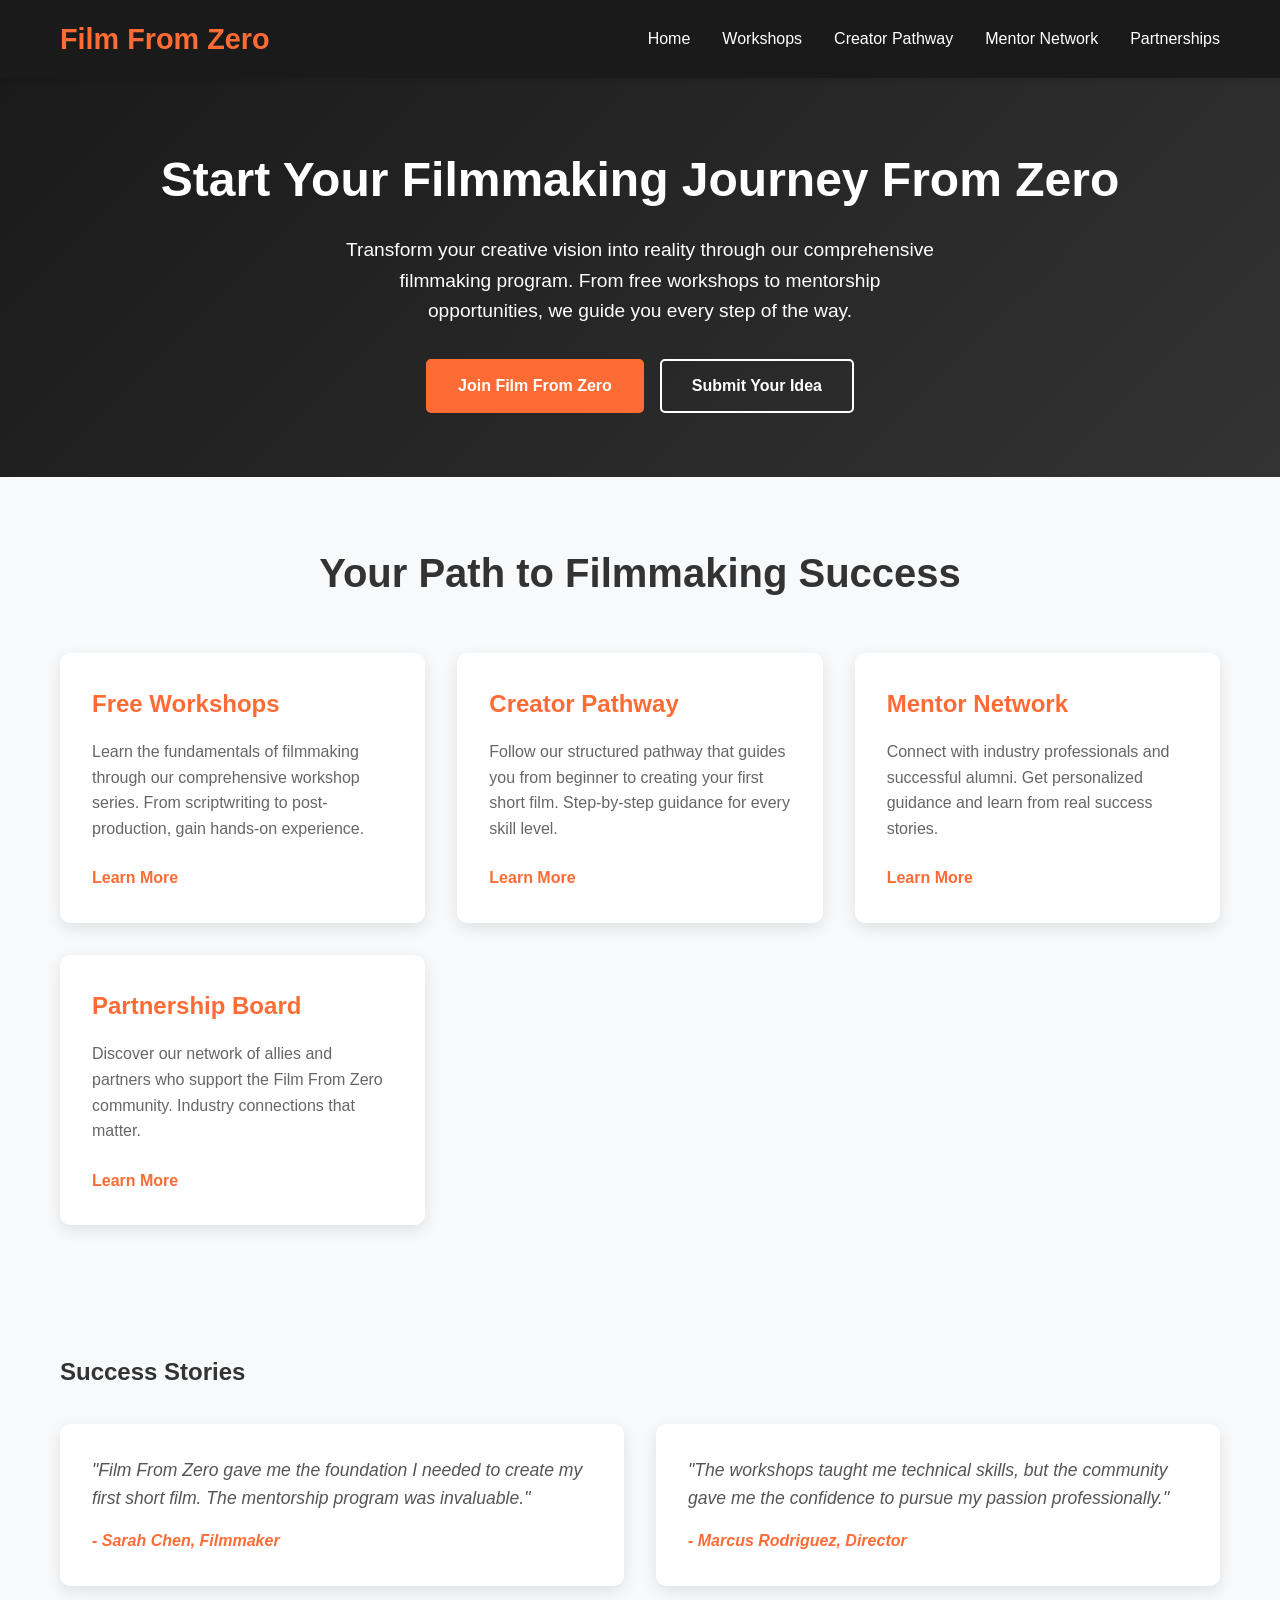
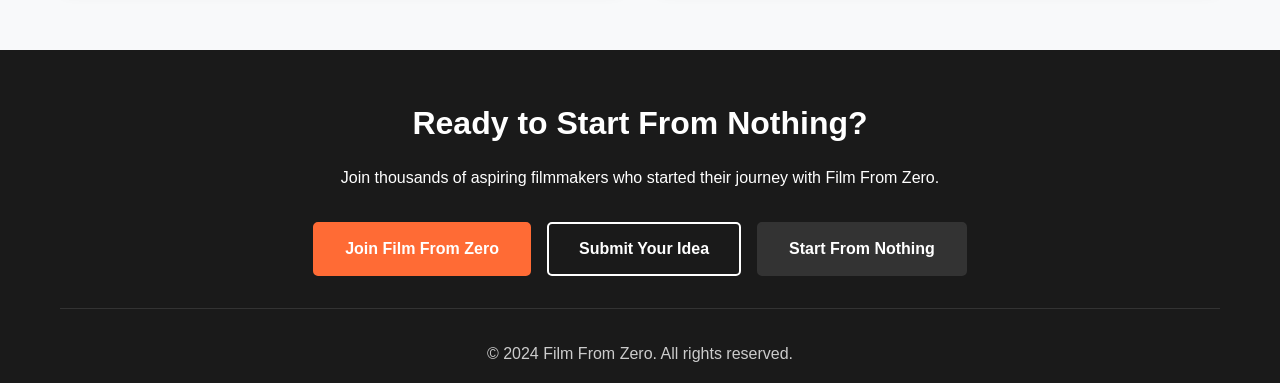
<file: index.html>
<!DOCTYPE html>
<html lang="en">
<head>
    <meta charset="UTF-8">
    <meta name="viewport" content="width=device-width, initial-scale=1.0">
    <title>Film From Zero - Start Your Filmmaking Journey</title>
    <link rel="stylesheet" href="styles.css">
</head>
<body>
    <header>
        <nav>
            <div class="logo">
                <h1>Film From Zero</h1>
            </div>
            <ul class="nav-links">
                <li><a href="index.html">Home</a></li>
                <li><a href="workshops.html">Workshops</a></li>
                <li><a href="creator-pathway.html">Creator Pathway</a></li>
                <li><a href="mentor-network.html">Mentor Network</a></li>
                <li><a href="partnerships.html">Partnerships</a></li>
            </ul>
        </nav>
    </header>

    <main>
        <section class="hero">
            <div class="hero-content">
                <h2>Start Your Filmmaking Journey From Zero</h2>
                <p>Transform your creative vision into reality through our comprehensive filmmaking program. From free workshops to mentorship opportunities, we guide you every step of the way.</p>
                <div class="hero-cta">
                    <a href="#join" class="cta-btn primary">Join Film From Zero</a>
                    <a href="#submit" class="cta-btn secondary">Submit Your Idea</a>
                </div>
            </div>
        </section>

        <section class="features">
            <div class="container">
                <h2>Your Path to Filmmaking Success</h2>
                <div class="feature-grid">
                    <div class="feature-card">
                        <h3>Free Workshops</h3>
                        <p>Learn the fundamentals of filmmaking through our comprehensive workshop series. From scriptwriting to post-production, gain hands-on experience.</p>
                        <a href="workshops.html" class="learn-more">Learn More</a>
                    </div>
                    <div class="feature-card">
                        <h3>Creator Pathway</h3>
                        <p>Follow our structured pathway that guides you from beginner to creating your first short film. Step-by-step guidance for every skill level.</p>
                        <a href="creator-pathway.html" class="learn-more">Learn More</a>
                    </div>
                    <div class="feature-card">
                        <h3>Mentor Network</h3>
                        <p>Connect with industry professionals and successful alumni. Get personalized guidance and learn from real success stories.</p>
                        <a href="mentor-network.html" class="learn-more">Learn More</a>
                    </div>
                    <div class="feature-card">
                        <h3>Partnership Board</h3>
                        <p>Discover our network of allies and partners who support the Film From Zero community. Industry connections that matter.</p>
                        <a href="partnerships.html" class="learn-more">Learn More</a>
                    </div>
                </div>
            </div>
        </section>

        <section class="success-stories">
            <div class="container">
                <h2>Success Stories</h2>
                <div class="story-grid">
                    <div class="story-card">
                        <blockquote>"Film From Zero gave me the foundation I needed to create my first short film. The mentorship program was invaluable."</blockquote>
                        <cite>- Sarah Chen, Filmmaker</cite>
                    </div>
                    <div class="story-card">
                        <blockquote>"The workshops taught me technical skills, but the community gave me the confidence to pursue my passion professionally."</blockquote>
                        <cite>- Marcus Rodriguez, Director</cite>
                    </div>
                </div>
            </div>
        </section>
    </main>

    <footer>
        <div class="container">
            <div class="cta-section" id="join">
                <h2>Ready to Start From Nothing?</h2>
                <p>Join thousands of aspiring filmmakers who started their journey with Film From Zero.</p>
                <div class="footer-cta">
                    <a href="#" class="cta-btn primary">Join Film From Zero</a>
                    <a href="#" class="cta-btn secondary" id="submit">Submit Your Idea</a>
                    <a href="workshops.html" class="cta-btn tertiary">Start From Nothing</a>
                </div>
            </div>
            <div class="footer-content">
                <p>&copy; 2024 Film From Zero. All rights reserved.</p>
            </div>
        </div>
    </footer>
</body>
</html>
</file>
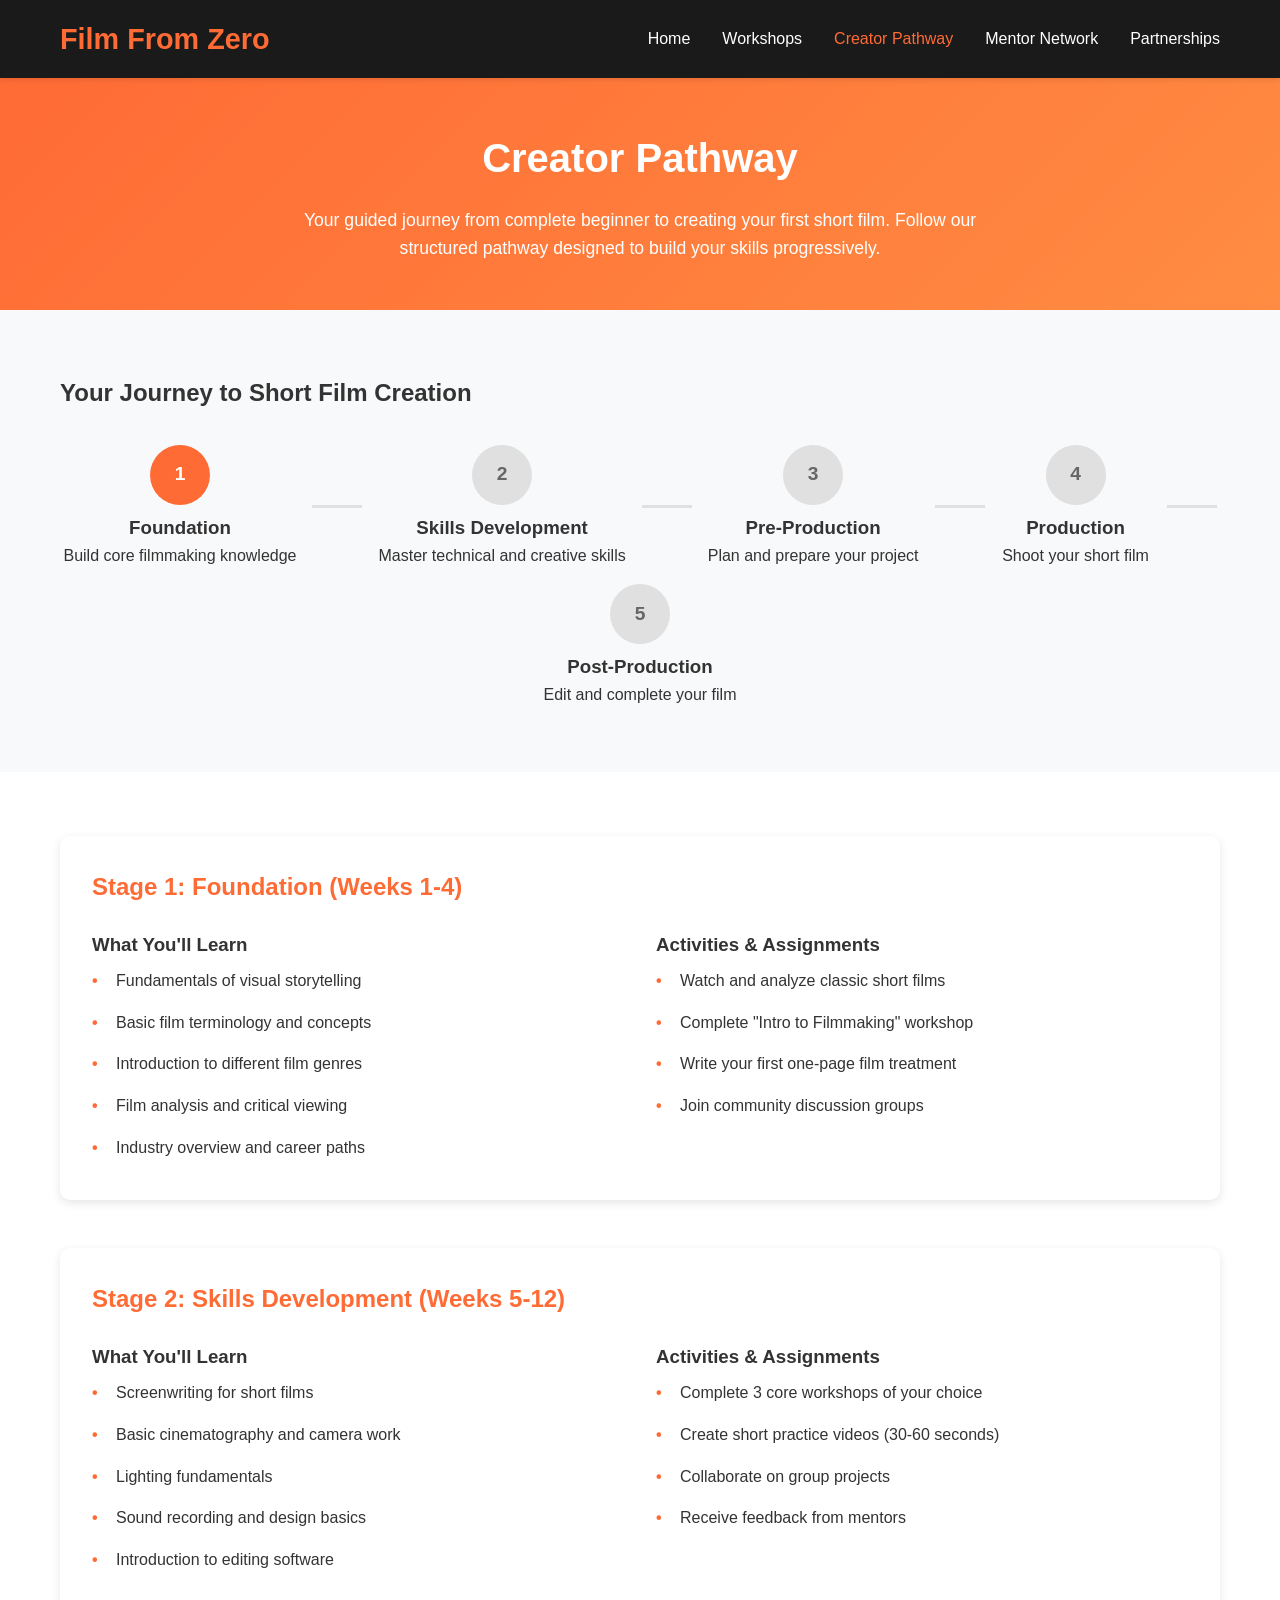
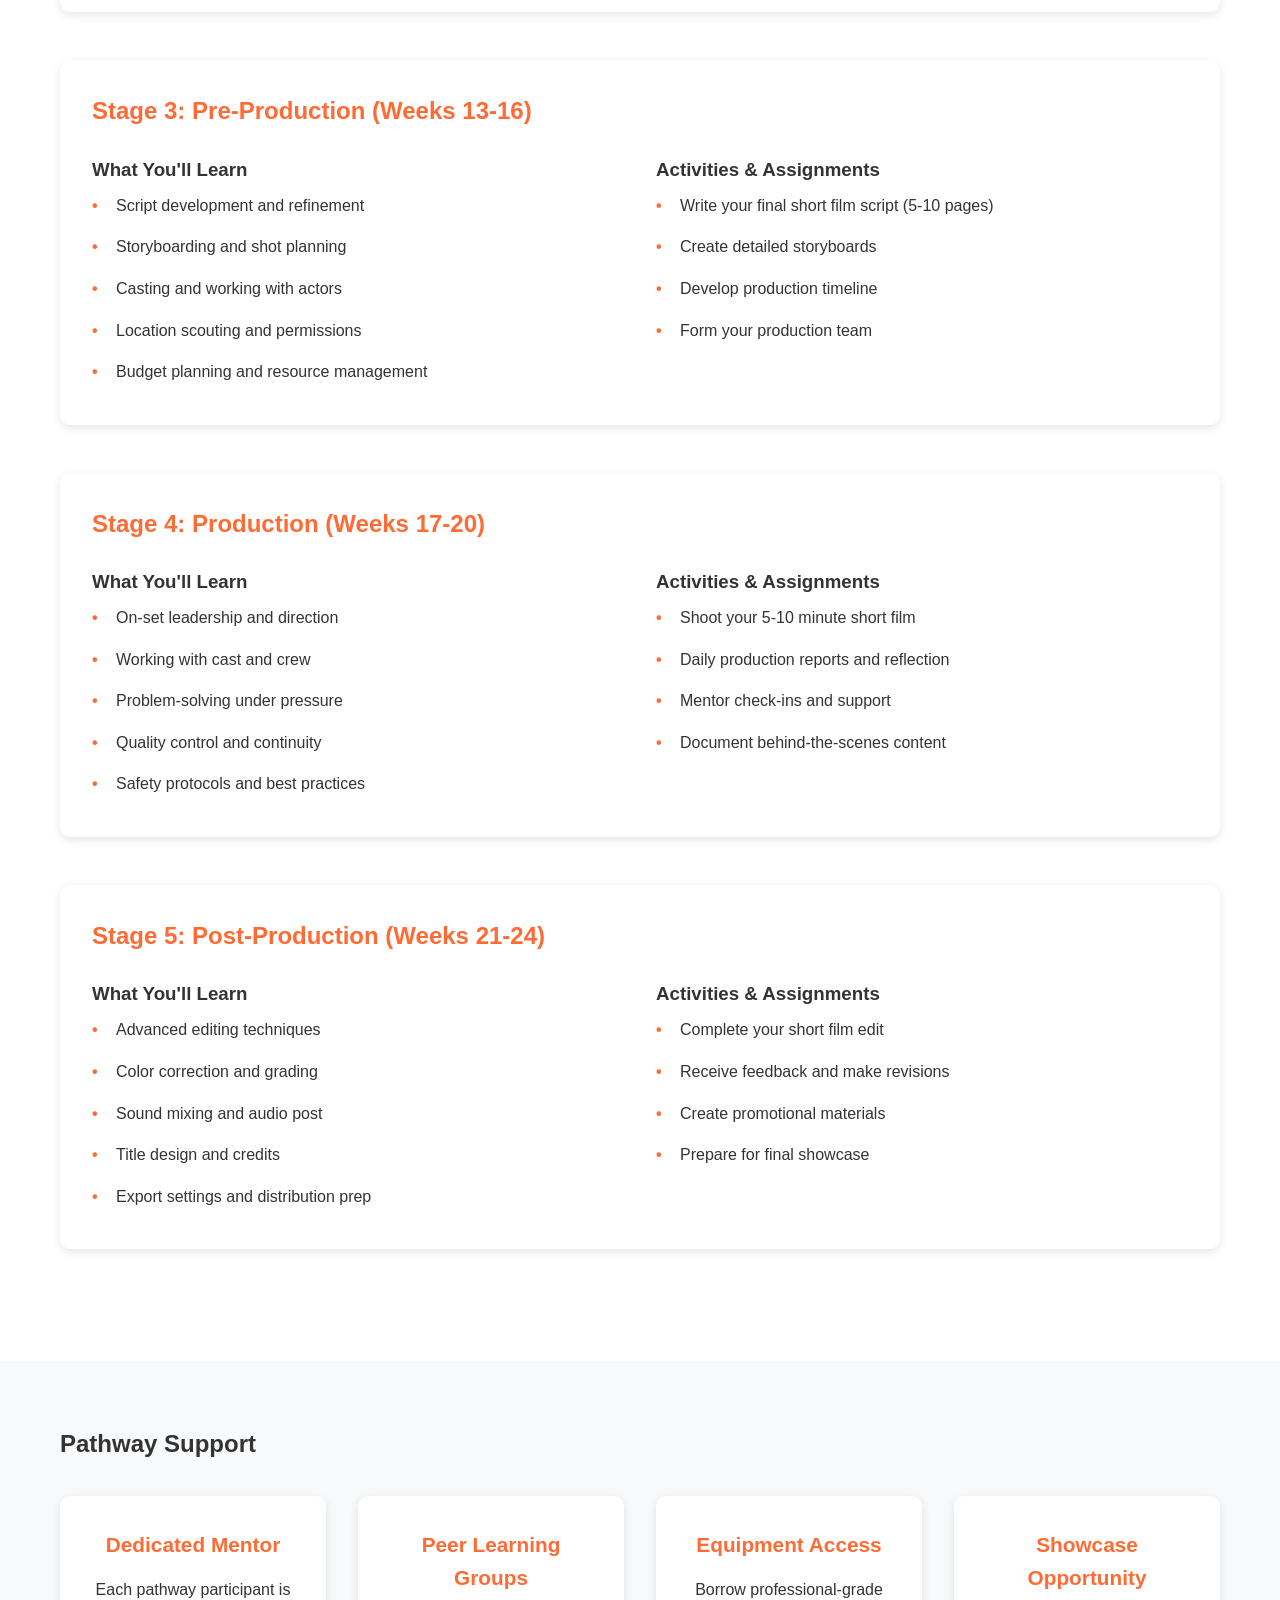
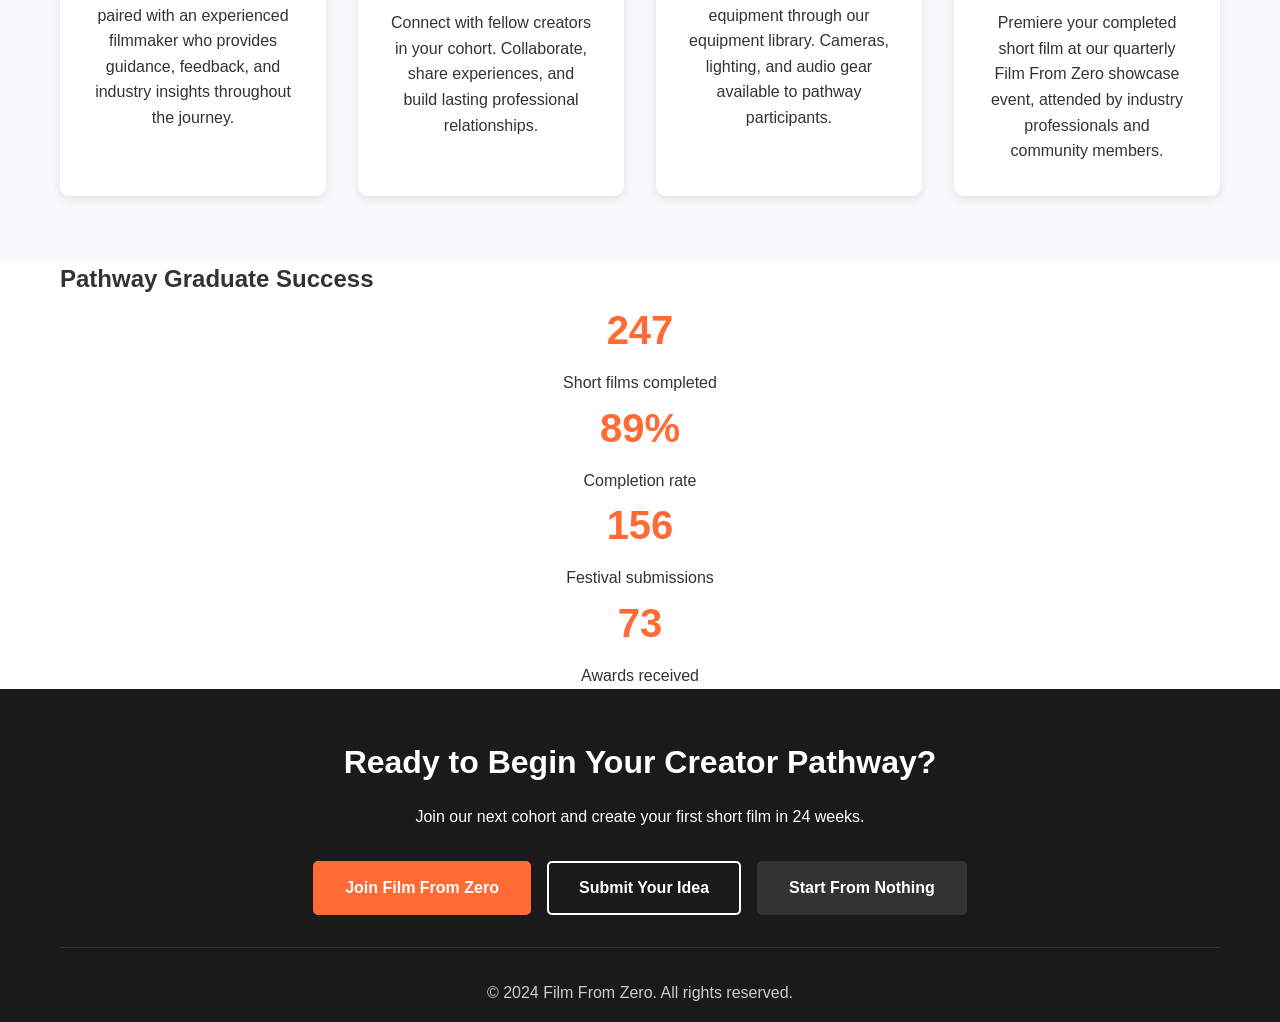
<file: creator-pathway.html>
<!DOCTYPE html>
<html lang="en">
<head>
    <meta charset="UTF-8">
    <meta name="viewport" content="width=device-width, initial-scale=1.0">
    <title>Creator Pathway - Film From Zero</title>
    <link rel="stylesheet" href="styles.css">
</head>
<body>
    <header>
        <nav>
            <div class="logo">
                <h1>Film From Zero</h1>
            </div>
            <ul class="nav-links">
                <li><a href="index.html">Home</a></li>
                <li><a href="workshops.html">Workshops</a></li>
                <li><a href="creator-pathway.html" class="active">Creator Pathway</a></li>
                <li><a href="mentor-network.html">Mentor Network</a></li>
                <li><a href="partnerships.html">Partnerships</a></li>
            </ul>
        </nav>
    </header>

    <main>
        <section class="page-hero">
            <div class="container">
                <h1>Creator Pathway</h1>
                <p>Your guided journey from complete beginner to creating your first short film. Follow our structured pathway designed to build your skills progressively.</p>
            </div>
        </section>

        <section class="pathway-overview">
            <div class="container">
                <h2>Your Journey to Short Film Creation</h2>
                <div class="pathway-stages">
                    <div class="stage active">
                        <div class="stage-number">1</div>
                        <h3>Foundation</h3>
                        <p>Build core filmmaking knowledge</p>
                    </div>
                    <div class="stage-connector"></div>
                    <div class="stage">
                        <div class="stage-number">2</div>
                        <h3>Skills Development</h3>
                        <p>Master technical and creative skills</p>
                    </div>
                    <div class="stage-connector"></div>
                    <div class="stage">
                        <div class="stage-number">3</div>
                        <h3>Pre-Production</h3>
                        <p>Plan and prepare your project</p>
                    </div>
                    <div class="stage-connector"></div>
                    <div class="stage">
                        <div class="stage-number">4</div>
                        <h3>Production</h3>
                        <p>Shoot your short film</p>
                    </div>
                    <div class="stage-connector"></div>
                    <div class="stage">
                        <div class="stage-number">5</div>
                        <h3>Post-Production</h3>
                        <p>Edit and complete your film</p>
                    </div>
                </div>
            </div>
        </section>

        <section class="pathway-details">
            <div class="container">
                <div class="stage-detail">
                    <h2>Stage 1: Foundation (Weeks 1-4)</h2>
                    <div class="stage-content">
                        <div class="stage-info">
                            <h3>What You'll Learn</h3>
                            <ul>
                                <li>Fundamentals of visual storytelling</li>
                                <li>Basic film terminology and concepts</li>
                                <li>Introduction to different film genres</li>
                                <li>Film analysis and critical viewing</li>
                                <li>Industry overview and career paths</li>
                            </ul>
                        </div>
                        <div class="stage-activities">
                            <h3>Activities & Assignments</h3>
                            <ul>
                                <li>Watch and analyze classic short films</li>
                                <li>Complete "Intro to Filmmaking" workshop</li>
                                <li>Write your first one-page film treatment</li>
                                <li>Join community discussion groups</li>
                            </ul>
                        </div>
                    </div>
                </div>

                <div class="stage-detail">
                    <h2>Stage 2: Skills Development (Weeks 5-12)</h2>
                    <div class="stage-content">
                        <div class="stage-info">
                            <h3>What You'll Learn</h3>
                            <ul>
                                <li>Screenwriting for short films</li>
                                <li>Basic cinematography and camera work</li>
                                <li>Lighting fundamentals</li>
                                <li>Sound recording and design basics</li>
                                <li>Introduction to editing software</li>
                            </ul>
                        </div>
                        <div class="stage-activities">
                            <h3>Activities & Assignments</h3>
                            <ul>
                                <li>Complete 3 core workshops of your choice</li>
                                <li>Create short practice videos (30-60 seconds)</li>
                                <li>Collaborate on group projects</li>
                                <li>Receive feedback from mentors</li>
                            </ul>
                        </div>
                    </div>
                </div>

                <div class="stage-detail">
                    <h2>Stage 3: Pre-Production (Weeks 13-16)</h2>
                    <div class="stage-content">
                        <div class="stage-info">
                            <h3>What You'll Learn</h3>
                            <ul>
                                <li>Script development and refinement</li>
                                <li>Storyboarding and shot planning</li>
                                <li>Casting and working with actors</li>
                                <li>Location scouting and permissions</li>
                                <li>Budget planning and resource management</li>
                            </ul>
                        </div>
                        <div class="stage-activities">
                            <h3>Activities & Assignments</h3>
                            <ul>
                                <li>Write your final short film script (5-10 pages)</li>
                                <li>Create detailed storyboards</li>
                                <li>Develop production timeline</li>
                                <li>Form your production team</li>
                            </ul>
                        </div>
                    </div>
                </div>

                <div class="stage-detail">
                    <h2>Stage 4: Production (Weeks 17-20)</h2>
                    <div class="stage-content">
                        <div class="stage-info">
                            <h3>What You'll Learn</h3>
                            <ul>
                                <li>On-set leadership and direction</li>
                                <li>Working with cast and crew</li>
                                <li>Problem-solving under pressure</li>
                                <li>Quality control and continuity</li>
                                <li>Safety protocols and best practices</li>
                            </ul>
                        </div>
                        <div class="stage-activities">
                            <h3>Activities & Assignments</h3>
                            <ul>
                                <li>Shoot your 5-10 minute short film</li>
                                <li>Daily production reports and reflection</li>
                                <li>Mentor check-ins and support</li>
                                <li>Document behind-the-scenes content</li>
                            </ul>
                        </div>
                    </div>
                </div>

                <div class="stage-detail">
                    <h2>Stage 5: Post-Production (Weeks 21-24)</h2>
                    <div class="stage-content">
                        <div class="stage-info">
                            <h3>What You'll Learn</h3>
                            <ul>
                                <li>Advanced editing techniques</li>
                                <li>Color correction and grading</li>
                                <li>Sound mixing and audio post</li>
                                <li>Title design and credits</li>
                                <li>Export settings and distribution prep</li>
                            </ul>
                        </div>
                        <div class="stage-activities">
                            <h3>Activities & Assignments</h3>
                            <ul>
                                <li>Complete your short film edit</li>
                                <li>Receive feedback and make revisions</li>
                                <li>Create promotional materials</li>
                                <li>Prepare for final showcase</li>
                            </ul>
                        </div>
                    </div>
                </div>
            </div>
        </section>

        <section class="pathway-support">
            <div class="container">
                <h2>Pathway Support</h2>
                <div class="support-grid">
                    <div class="support-card">
                        <h3>Dedicated Mentor</h3>
                        <p>Each pathway participant is paired with an experienced filmmaker who provides guidance, feedback, and industry insights throughout the journey.</p>
                    </div>
                    <div class="support-card">
                        <h3>Peer Learning Groups</h3>
                        <p>Connect with fellow creators in your cohort. Collaborate, share experiences, and build lasting professional relationships.</p>
                    </div>
                    <div class="support-card">
                        <h3>Equipment Access</h3>
                        <p>Borrow professional-grade equipment through our equipment library. Cameras, lighting, and audio gear available to pathway participants.</p>
                    </div>
                    <div class="support-card">
                        <h3>Showcase Opportunity</h3>
                        <p>Premiere your completed short film at our quarterly Film From Zero showcase event, attended by industry professionals and community members.</p>
                    </div>
                </div>
            </div>
        </section>

        <section class="pathway-graduates">
            <div class="container">
                <h2>Pathway Graduate Success</h2>
                <div class="graduate-stats">
                    <div class="stat">
                        <h3>247</h3>
                        <p>Short films completed</p>
                    </div>
                    <div class="stat">
                        <h3>89%</h3>
                        <p>Completion rate</p>
                    </div>
                    <div class="stat">
                        <h3>156</h3>
                        <p>Festival submissions</p>
                    </div>
                    <div class="stat">
                        <h3>73</h3>
                        <p>Awards received</p>
                    </div>
                </div>
            </div>
        </section>
    </main>

    <footer>
        <div class="container">
            <div class="cta-section">
                <h2>Ready to Begin Your Creator Pathway?</h2>
                <p>Join our next cohort and create your first short film in 24 weeks.</p>
                <div class="footer-cta">
                    <a href="#" class="cta-btn primary">Join Film From Zero</a>
                    <a href="#" class="cta-btn secondary">Submit Your Idea</a>
                    <a href="workshops.html" class="cta-btn tertiary">Start From Nothing</a>
                </div>
            </div>
            <div class="footer-content">
                <p>&copy; 2024 Film From Zero. All rights reserved.</p>
            </div>
        </div>
    </footer>
</body>
</html>
</file>
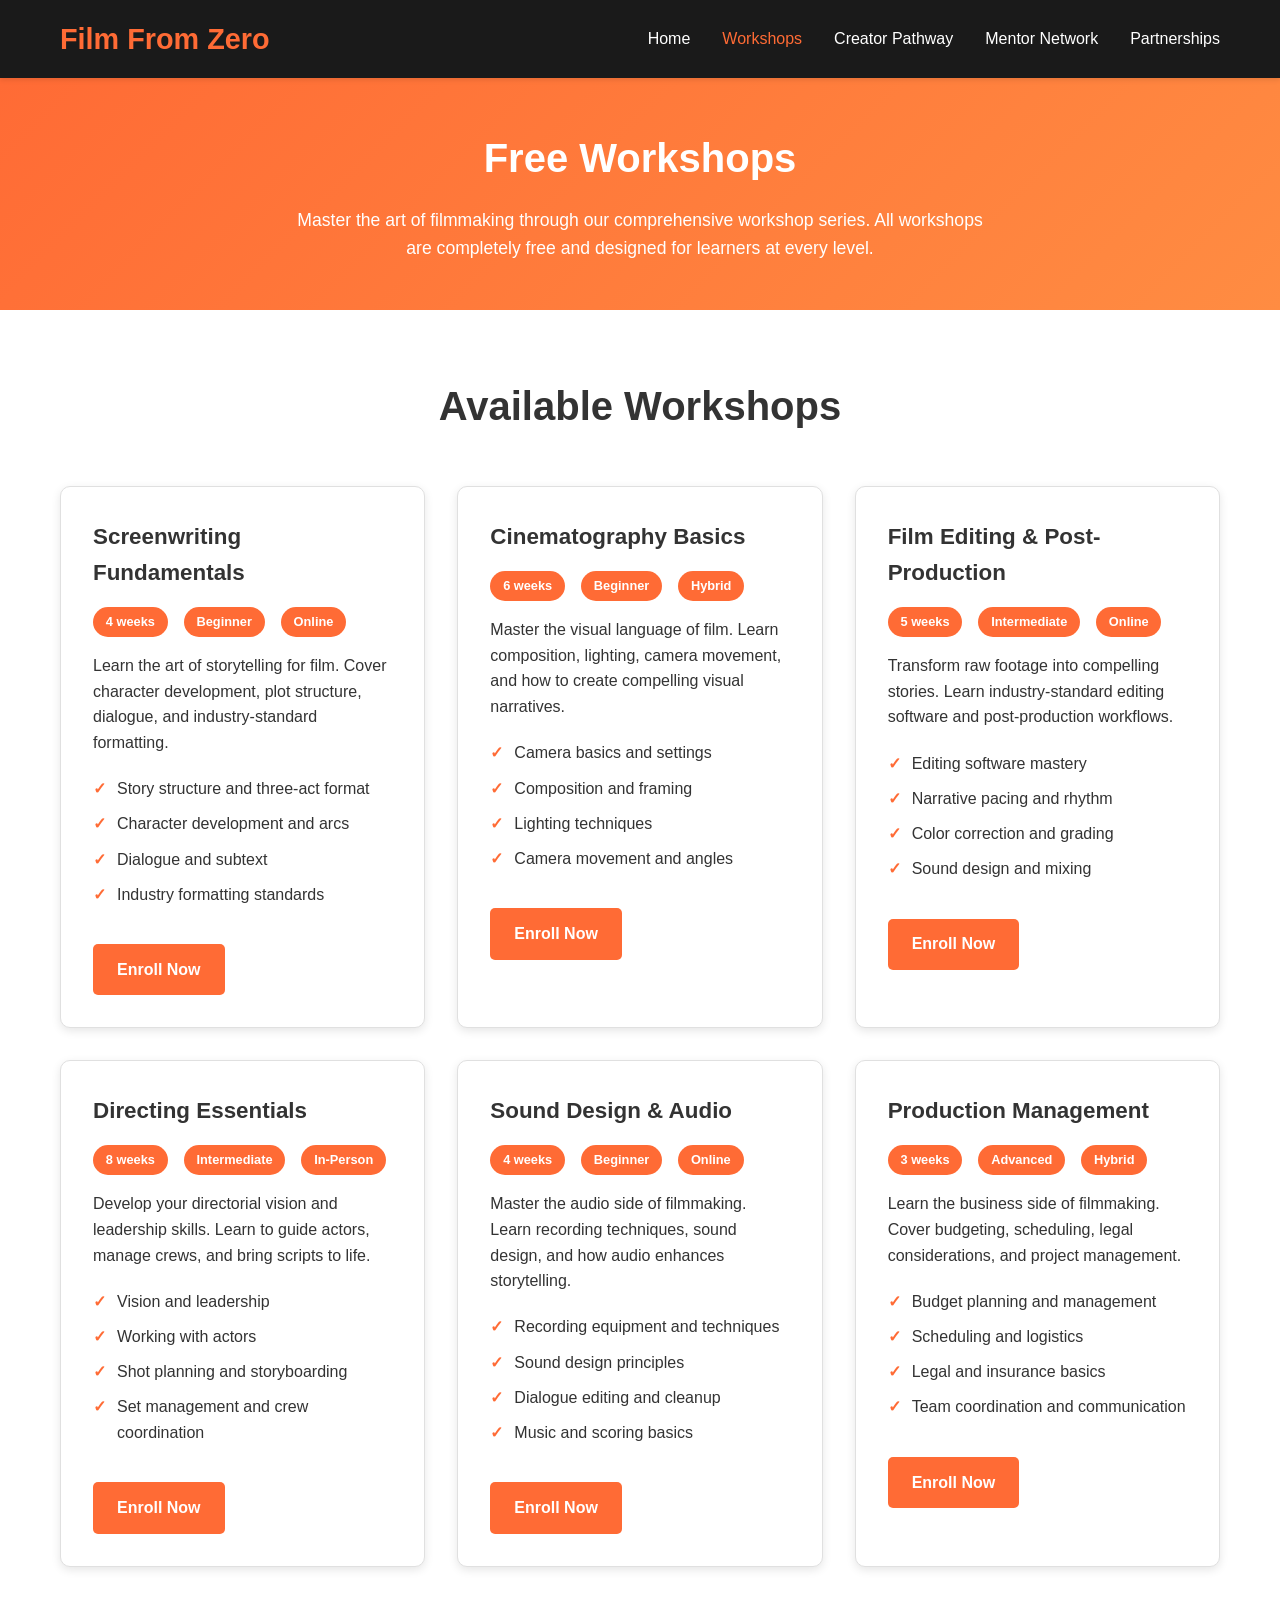
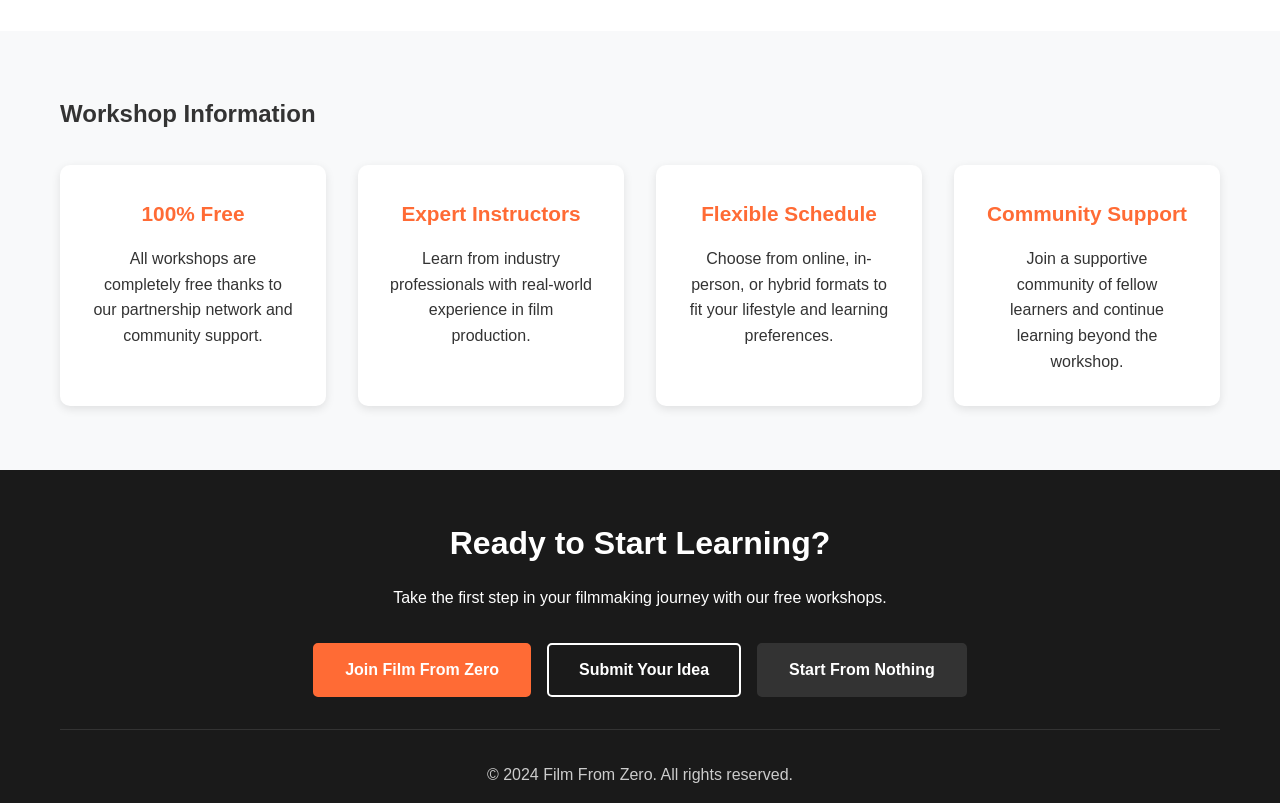
<file: workshops.html>
<!DOCTYPE html>
<html lang="en">
<head>
    <meta charset="UTF-8">
    <meta name="viewport" content="width=device-width, initial-scale=1.0">
    <title>Free Workshops - Film From Zero</title>
    <link rel="stylesheet" href="styles.css">
</head>
<body>
    <header>
        <nav>
            <div class="logo">
                <h1>Film From Zero</h1>
            </div>
            <ul class="nav-links">
                <li><a href="index.html">Home</a></li>
                <li><a href="workshops.html" class="active">Workshops</a></li>
                <li><a href="creator-pathway.html">Creator Pathway</a></li>
                <li><a href="mentor-network.html">Mentor Network</a></li>
                <li><a href="partnerships.html">Partnerships</a></li>
            </ul>
        </nav>
    </header>

    <main>
        <section class="page-hero">
            <div class="container">
                <h1>Free Workshops</h1>
                <p>Master the art of filmmaking through our comprehensive workshop series. All workshops are completely free and designed for learners at every level.</p>
            </div>
        </section>

        <section class="workshops-grid">
            <div class="container">
                <h2>Available Workshops</h2>
                <div class="workshop-list">
                    <div class="workshop-card">
                        <h3>Screenwriting Fundamentals</h3>
                        <div class="workshop-meta">
                            <span class="duration">4 weeks</span>
                            <span class="level">Beginner</span>
                            <span class="format">Online</span>
                        </div>
                        <p>Learn the art of storytelling for film. Cover character development, plot structure, dialogue, and industry-standard formatting.</p>
                        <ul class="workshop-topics">
                            <li>Story structure and three-act format</li>
                            <li>Character development and arcs</li>
                            <li>Dialogue and subtext</li>
                            <li>Industry formatting standards</li>
                        </ul>
                        <a href="#" class="workshop-btn">Enroll Now</a>
                    </div>

                    <div class="workshop-card">
                        <h3>Cinematography Basics</h3>
                        <div class="workshop-meta">
                            <span class="duration">6 weeks</span>
                            <span class="level">Beginner</span>
                            <span class="format">Hybrid</span>
                        </div>
                        <p>Master the visual language of film. Learn composition, lighting, camera movement, and how to create compelling visual narratives.</p>
                        <ul class="workshop-topics">
                            <li>Camera basics and settings</li>
                            <li>Composition and framing</li>
                            <li>Lighting techniques</li>
                            <li>Camera movement and angles</li>
                        </ul>
                        <a href="#" class="workshop-btn">Enroll Now</a>
                    </div>

                    <div class="workshop-card">
                        <h3>Film Editing & Post-Production</h3>
                        <div class="workshop-meta">
                            <span class="duration">5 weeks</span>
                            <span class="level">Intermediate</span>
                            <span class="format">Online</span>
                        </div>
                        <p>Transform raw footage into compelling stories. Learn industry-standard editing software and post-production workflows.</p>
                        <ul class="workshop-topics">
                            <li>Editing software mastery</li>
                            <li>Narrative pacing and rhythm</li>
                            <li>Color correction and grading</li>
                            <li>Sound design and mixing</li>
                        </ul>
                        <a href="#" class="workshop-btn">Enroll Now</a>
                    </div>

                    <div class="workshop-card">
                        <h3>Directing Essentials</h3>
                        <div class="workshop-meta">
                            <span class="duration">8 weeks</span>
                            <span class="level">Intermediate</span>
                            <span class="format">In-Person</span>
                        </div>
                        <p>Develop your directorial vision and leadership skills. Learn to guide actors, manage crews, and bring scripts to life.</p>
                        <ul class="workshop-topics">
                            <li>Vision and leadership</li>
                            <li>Working with actors</li>
                            <li>Shot planning and storyboarding</li>
                            <li>Set management and crew coordination</li>
                        </ul>
                        <a href="#" class="workshop-btn">Enroll Now</a>
                    </div>

                    <div class="workshop-card">
                        <h3>Sound Design & Audio</h3>
                        <div class="workshop-meta">
                            <span class="duration">4 weeks</span>
                            <span class="level">Beginner</span>
                            <span class="format">Online</span>
                        </div>
                        <p>Master the audio side of filmmaking. Learn recording techniques, sound design, and how audio enhances storytelling.</p>
                        <ul class="workshop-topics">
                            <li>Recording equipment and techniques</li>
                            <li>Sound design principles</li>
                            <li>Dialogue editing and cleanup</li>
                            <li>Music and scoring basics</li>
                        </ul>
                        <a href="#" class="workshop-btn">Enroll Now</a>
                    </div>

                    <div class="workshop-card">
                        <h3>Production Management</h3>
                        <div class="workshop-meta">
                            <span class="duration">3 weeks</span>
                            <span class="level">Advanced</span>
                            <span class="format">Hybrid</span>
                        </div>
                        <p>Learn the business side of filmmaking. Cover budgeting, scheduling, legal considerations, and project management.</p>
                        <ul class="workshop-topics">
                            <li>Budget planning and management</li>
                            <li>Scheduling and logistics</li>
                            <li>Legal and insurance basics</li>
                            <li>Team coordination and communication</li>
                        </ul>
                        <a href="#" class="workshop-btn">Enroll Now</a>
                    </div>
                </div>
            </div>
        </section>

        <section class="workshop-info">
            <div class="container">
                <h2>Workshop Information</h2>
                <div class="info-grid">
                    <div class="info-card">
                        <h3>100% Free</h3>
                        <p>All workshops are completely free thanks to our partnership network and community support.</p>
                    </div>
                    <div class="info-card">
                        <h3>Expert Instructors</h3>
                        <p>Learn from industry professionals with real-world experience in film production.</p>
                    </div>
                    <div class="info-card">
                        <h3>Flexible Schedule</h3>
                        <p>Choose from online, in-person, or hybrid formats to fit your lifestyle and learning preferences.</p>
                    </div>
                    <div class="info-card">
                        <h3>Community Support</h3>
                        <p>Join a supportive community of fellow learners and continue learning beyond the workshop.</p>
                    </div>
                </div>
            </div>
        </section>
    </main>

    <footer>
        <div class="container">
            <div class="cta-section">
                <h2>Ready to Start Learning?</h2>
                <p>Take the first step in your filmmaking journey with our free workshops.</p>
                <div class="footer-cta">
                    <a href="#" class="cta-btn primary">Join Film From Zero</a>
                    <a href="#" class="cta-btn secondary">Submit Your Idea</a>
                    <a href="creator-pathway.html" class="cta-btn tertiary">Start From Nothing</a>
                </div>
            </div>
            <div class="footer-content">
                <p>&copy; 2024 Film From Zero. All rights reserved.</p>
            </div>
        </div>
    </footer>
</body>
</html>
</file>
<file: styles.css>
/* Film From Zero - CSS Styles */

/* Reset and Base Styles */
* {
    margin: 0;
    padding: 0;
    box-sizing: border-box;
}

body {
    font-family: 'Arial', sans-serif;
    line-height: 1.6;
    color: #333;
    background-color: #fff;
}

.container {
    max-width: 1200px;
    margin: 0 auto;
    padding: 0 20px;
}

/* Header and Navigation */
header {
    background-color: #1a1a1a;
    color: white;
    padding: 1rem 0;
    position: sticky;
    top: 0;
    z-index: 100;
    box-shadow: 0 2px 5px rgba(0,0,0,0.1);
}

nav {
    display: flex;
    justify-content: space-between;
    align-items: center;
    max-width: 1200px;
    margin: 0 auto;
    padding: 0 20px;
}

.logo h1 {
    font-size: 1.8rem;
    font-weight: bold;
    color: #ff6b35;
}

.nav-links {
    display: flex;
    list-style: none;
    gap: 2rem;
}

.nav-links a {
    color: white;
    text-decoration: none;
    transition: color 0.3s ease;
    font-weight: 500;
}

.nav-links a:hover,
.nav-links a.active {
    color: #ff6b35;
}

/* Hero Sections */
.hero {
    background: linear-gradient(135deg, #1a1a1a 0%, #333 100%);
    color: white;
    padding: 4rem 0;
    text-align: center;
}

.hero-content h2 {
    font-size: 3rem;
    margin-bottom: 1rem;
    font-weight: 700;
}

.hero-content p {
    font-size: 1.2rem;
    margin-bottom: 2rem;
    max-width: 600px;
    margin-left: auto;
    margin-right: auto;
}

.page-hero {
    background: linear-gradient(135deg, #ff6b35 0%, #ff8c42 100%);
    color: white;
    padding: 3rem 0;
    text-align: center;
}

.page-hero h1 {
    font-size: 2.5rem;
    margin-bottom: 1rem;
    font-weight: 700;
}

.page-hero p {
    font-size: 1.1rem;
    max-width: 700px;
    margin: 0 auto;
}

/* Buttons and CTAs */
.hero-cta {
    display: flex;
    gap: 1rem;
    justify-content: center;
    flex-wrap: wrap;
}

.cta-btn {
    display: inline-block;
    padding: 12px 30px;
    text-decoration: none;
    border-radius: 5px;
    font-weight: 600;
    transition: all 0.3s ease;
    text-align: center;
    border: 2px solid transparent;
}

.cta-btn.primary {
    background-color: #ff6b35;
    color: white;
    border-color: #ff6b35;
}

.cta-btn.primary:hover {
    background-color: #e55a2b;
    transform: translateY(-2px);
}

.cta-btn.secondary {
    background-color: transparent;
    color: white;
    border-color: white;
}

.cta-btn.secondary:hover {
    background-color: white;
    color: #333;
}

.cta-btn.tertiary {
    background-color: #333;
    color: white;
    border-color: #333;
}

.cta-btn.tertiary:hover {
    background-color: #555;
}

/* Features and Cards */
.features {
    padding: 4rem 0;
    background-color: #f8f9fa;
}

.features h2 {
    text-align: center;
    font-size: 2.5rem;
    margin-bottom: 3rem;
    color: #333;
}

.feature-grid {
    display: grid;
    grid-template-columns: repeat(auto-fit, minmax(280px, 1fr));
    gap: 2rem;
    margin-top: 2rem;
}

.feature-card {
    background: white;
    padding: 2rem;
    border-radius: 10px;
    box-shadow: 0 5px 15px rgba(0,0,0,0.1);
    transition: transform 0.3s ease, box-shadow 0.3s ease;
}

.feature-card:hover {
    transform: translateY(-5px);
    box-shadow: 0 10px 25px rgba(0,0,0,0.15);
}

.feature-card h3 {
    font-size: 1.5rem;
    margin-bottom: 1rem;
    color: #ff6b35;
}

.feature-card p {
    margin-bottom: 1.5rem;
    color: #666;
}

.learn-more {
    color: #ff6b35;
    text-decoration: none;
    font-weight: 600;
    transition: color 0.3s ease;
}

.learn-more:hover {
    color: #e55a2b;
}

/* Workshop Styles */
.workshops-grid {
    padding: 4rem 0;
}

.workshops-grid h2 {
    text-align: center;
    font-size: 2.5rem;
    margin-bottom: 3rem;
    color: #333;
}

.workshop-list {
    display: grid;
    grid-template-columns: repeat(auto-fit, minmax(350px, 1fr));
    gap: 2rem;
}

.workshop-card {
    background: white;
    border: 1px solid #e0e0e0;
    border-radius: 10px;
    padding: 2rem;
    box-shadow: 0 3px 10px rgba(0,0,0,0.1);
    transition: transform 0.3s ease, box-shadow 0.3s ease;
}

.workshop-card:hover {
    transform: translateY(-3px);
    box-shadow: 0 8px 20px rgba(0,0,0,0.15);
}

.workshop-card h3 {
    font-size: 1.4rem;
    margin-bottom: 1rem;
    color: #333;
}

.workshop-meta {
    display: flex;
    gap: 1rem;
    margin-bottom: 1rem;
    flex-wrap: wrap;
}

.workshop-meta span {
    background-color: #ff6b35;
    color: white;
    padding: 0.3rem 0.8rem;
    border-radius: 15px;
    font-size: 0.8rem;
    font-weight: 600;
}

.workshop-topics {
    list-style: none;
    margin: 1rem 0;
}

.workshop-topics li {
    padding: 0.3rem 0;
    position: relative;
    padding-left: 1.5rem;
}

.workshop-topics li:before {
    content: "✓";
    position: absolute;
    left: 0;
    color: #ff6b35;
    font-weight: bold;
}

.workshop-btn {
    display: inline-block;
    background-color: #ff6b35;
    color: white;
    padding: 0.8rem 1.5rem;
    text-decoration: none;
    border-radius: 5px;
    font-weight: 600;
    transition: background-color 0.3s ease;
    margin-top: 1rem;
}

.workshop-btn:hover {
    background-color: #e55a2b;
}

/* Creator Pathway Styles */
.pathway-overview {
    padding: 4rem 0;
    background-color: #f8f9fa;
}

.pathway-stages {
    display: flex;
    justify-content: center;
    align-items: center;
    flex-wrap: wrap;
    gap: 1rem;
    margin-top: 2rem;
}

.stage {
    text-align: center;
    min-width: 150px;
}

.stage-number {
    width: 60px;
    height: 60px;
    border-radius: 50%;
    background-color: #e0e0e0;
    color: #666;
    display: flex;
    align-items: center;
    justify-content: center;
    font-weight: bold;
    font-size: 1.2rem;
    margin: 0 auto 0.5rem;
    transition: all 0.3s ease;
}

.stage.active .stage-number {
    background-color: #ff6b35;
    color: white;
}

.stage-connector {
    width: 50px;
    height: 3px;
    background-color: #e0e0e0;
    margin: 30px 0;
}

.pathway-details {
    padding: 4rem 0;
}

.stage-detail {
    margin-bottom: 3rem;
    background: white;
    padding: 2rem;
    border-radius: 10px;
    box-shadow: 0 3px 10px rgba(0,0,0,0.1);
}

.stage-detail h2 {
    color: #ff6b35;
    margin-bottom: 1.5rem;
}

.stage-content {
    display: grid;
    grid-template-columns: 1fr 1fr;
    gap: 2rem;
}

.stage-content ul {
    list-style: none;
}

.stage-content li {
    padding: 0.5rem 0;
    position: relative;
    padding-left: 1.5rem;
}

.stage-content li:before {
    content: "•";
    position: absolute;
    left: 0;
    color: #ff6b35;
    font-weight: bold;
}

/* Mentor Network Styles */
.mentorship-program {
    padding: 4rem 0;
    background-color: #f8f9fa;
}

.mentorship-info {
    display: grid;
    grid-template-columns: 2fr 1fr;
    gap: 3rem;
    align-items: center;
}

.mentorship-benefits {
    list-style: none;
    margin-top: 1rem;
}

.mentorship-benefits li {
    padding: 0.5rem 0;
    position: relative;
    padding-left: 1.5rem;
}

.mentorship-benefits li:before {
    content: "✓";
    position: absolute;
    left: 0;
    color: #ff6b35;
    font-weight: bold;
}

.mentorship-stats {
    display: flex;
    flex-direction: column;
    gap: 1rem;
}

.stat-box {
    background: white;
    padding: 1.5rem;
    border-radius: 10px;
    text-align: center;
    box-shadow: 0 3px 10px rgba(0,0,0,0.1);
}

.stat-box h4 {
    font-size: 2rem;
    color: #ff6b35;
    margin-bottom: 0.5rem;
}

.mentor-profiles {
    padding: 4rem 0;
}

.mentor-grid {
    display: grid;
    grid-template-columns: repeat(auto-fit, minmax(300px, 1fr));
    gap: 2rem;
    margin-top: 2rem;
}

.mentor-card {
    background: white;
    padding: 2rem;
    border-radius: 10px;
    box-shadow: 0 5px 15px rgba(0,0,0,0.1);
    text-align: center;
    transition: transform 0.3s ease;
}

.mentor-card:hover {
    transform: translateY(-5px);
}

.mentor-avatar img {
    width: 100px;
    height: 100px;
    border-radius: 50%;
    margin-bottom: 1rem;
}

.mentor-title {
    color: #ff6b35;
    font-weight: 600;
    margin-bottom: 0.5rem;
}

.mentor-experience {
    font-size: 0.9rem;
    color: #666;
    margin-bottom: 1rem;
}

.mentor-expertise {
    display: flex;
    flex-wrap: wrap;
    justify-content: center;
    gap: 0.5rem;
    margin-top: 1rem;
}

.mentor-expertise span {
    background-color: #f0f0f0;
    color: #333;
    padding: 0.3rem 0.8rem;
    border-radius: 15px;
    font-size: 0.8rem;
    font-weight: 500;
}

/* Success Stories */
.success-stories {
    padding: 4rem 0;
    background-color: #f8f9fa;
}

.success-grid,
.story-grid {
    display: grid;
    grid-template-columns: repeat(auto-fit, minmax(300px, 1fr));
    gap: 2rem;
    margin-top: 2rem;
}

.success-story,
.story-card {
    background: white;
    padding: 2rem;
    border-radius: 10px;
    box-shadow: 0 5px 15px rgba(0,0,0,0.1);
}

.story-card blockquote {
    font-style: italic;
    font-size: 1.1rem;
    line-height: 1.6;
    margin-bottom: 1rem;
    color: #555;
}

.story-card cite {
    font-weight: 600;
    color: #ff6b35;
}

.story-author {
    display: flex;
    align-items: center;
    gap: 1rem;
    margin-top: 1.5rem;
}

.story-author img {
    width: 60px;
    height: 60px;
    border-radius: 50%;
}

.author-info h4 {
    margin-bottom: 0.3rem;
    color: #333;
}

.author-info p {
    font-size: 0.9rem;
    color: #666;
    margin-bottom: 0.2rem;
}

.achievement {
    color: #ff6b35 !important;
    font-weight: 600;
}

/* Partnership Styles */
.partnership-overview {
    padding: 4rem 0;
}

.partnership-stats {
    display: grid;
    grid-template-columns: repeat(auto-fit, minmax(120px, 1fr));
    gap: 2rem;
    margin-top: 2rem;
}

.stat {
    text-align: center;
}

.stat h3 {
    font-size: 2.5rem;
    color: #ff6b35;
    margin-bottom: 0.5rem;
}

.founding-partners,
.industry-partners {
    padding: 4rem 0;
}

.founding-grid {
    display: grid;
    grid-template-columns: repeat(auto-fit, minmax(350px, 1fr));
    gap: 2rem;
    margin-top: 2rem;
}

.partner-card {
    background: white;
    padding: 2rem;
    border-radius: 10px;
    box-shadow: 0 5px 15px rgba(0,0,0,0.1);
    transition: transform 0.3s ease;
}

.partner-card:hover {
    transform: translateY(-3px);
}

.partner-logo img {
    width: 100%;
    height: 80px;
    object-fit: contain;
    margin-bottom: 1rem;
}

.partner-type {
    color: #ff6b35;
    font-weight: 600;
    margin-bottom: 1rem;
}

.partner-contribution {
    margin-top: 1rem;
    padding-top: 1rem;
    border-top: 1px solid #e0e0e0;
    font-size: 0.9rem;
    color: #666;
}

.industry-grid {
    margin-top: 2rem;
}

.partner-category {
    margin-bottom: 3rem;
}

.partner-category h3 {
    color: #ff6b35;
    margin-bottom: 1.5rem;
    font-size: 1.3rem;
}

.partner-list {
    display: grid;
    grid-template-columns: repeat(auto-fit, minmax(300px, 1fr));
    gap: 1.5rem;
}

.partner-item {
    display: flex;
    align-items: center;
    gap: 1rem;
    background: white;
    padding: 1.5rem;
    border-radius: 8px;
    box-shadow: 0 3px 10px rgba(0,0,0,0.1);
}

.partner-item img {
    width: 80px;
    height: 40px;
    object-fit: contain;
}

.partner-details h4 {
    margin-bottom: 0.5rem;
    color: #333;
}

.partner-details p {
    font-size: 0.9rem;
    color: #666;
}

/* Info Grids */
.workshop-info,
.pathway-support,
.alumni-network {
    padding: 4rem 0;
    background-color: #f8f9fa;
}

.info-grid,
.support-grid,
.network-benefits {
    display: grid;
    grid-template-columns: repeat(auto-fit, minmax(250px, 1fr));
    gap: 2rem;
    margin-top: 2rem;
}

.info-card,
.support-card,
.benefit-card {
    background: white;
    padding: 2rem;
    border-radius: 10px;
    box-shadow: 0 3px 10px rgba(0,0,0,0.1);
    text-align: center;
}

.info-card h3,
.support-card h3,
.benefit-card h3 {
    color: #ff6b35;
    margin-bottom: 1rem;
    font-size: 1.3rem;
}

/* Footer */
footer {
    background-color: #1a1a1a;
    color: white;
    padding: 3rem 0 1rem;
}

.cta-section {
    text-align: center;
    margin-bottom: 2rem;
}

.cta-section h2 {
    font-size: 2rem;
    margin-bottom: 1rem;
    color: white;
}

.footer-cta {
    display: flex;
    gap: 1rem;
    justify-content: center;
    flex-wrap: wrap;
    margin-top: 2rem;
}

.footer-content {
    text-align: center;
    padding-top: 2rem;
    border-top: 1px solid #333;
    color: #ccc;
}

/* Responsive Design */
@media (max-width: 768px) {
    .nav-links {
        gap: 1rem;
        flex-wrap: wrap;
    }
    
    .hero-content h2 {
        font-size: 2rem;
    }
    
    .page-hero h1 {
        font-size: 2rem;
    }
    
    .pathway-stages {
        flex-direction: column;
    }
    
    .stage-connector {
        width: 3px;
        height: 30px;
        margin: 15px auto;
    }
    
    .stage-content {
        grid-template-columns: 1fr;
    }
    
    .mentorship-info {
        grid-template-columns: 1fr;
    }
    
    .mentorship-stats {
        flex-direction: row;
        justify-content: center;
    }
    
    .partnership-stats {
        grid-template-columns: repeat(2, 1fr);
    }
    
    .hero-cta,
    .footer-cta {
        flex-direction: column;
        align-items: center;
    }
    
    .cta-btn {
        width: 200px;
    }
}

@media (max-width: 480px) {
    .container {
        padding: 0 15px;
    }
    
    .feature-grid,
    .workshop-list,
    .mentor-grid {
        grid-template-columns: 1fr;
    }
    
    .hero-content h2 {
        font-size: 1.8rem;
    }
    
    .hero-content p {
        font-size: 1rem;
    }
    
    .partner-item {
        flex-direction: column;
        text-align: center;
    }
}

/* Utility Classes */
.text-center {
    text-align: center;
}

.mb-1 { margin-bottom: 1rem; }
.mb-2 { margin-bottom: 2rem; }
.mb-3 { margin-bottom: 3rem; }

.mt-1 { margin-top: 1rem; }
.mt-2 { margin-top: 2rem; }
.mt-3 { margin-top: 3rem; }
</file>
